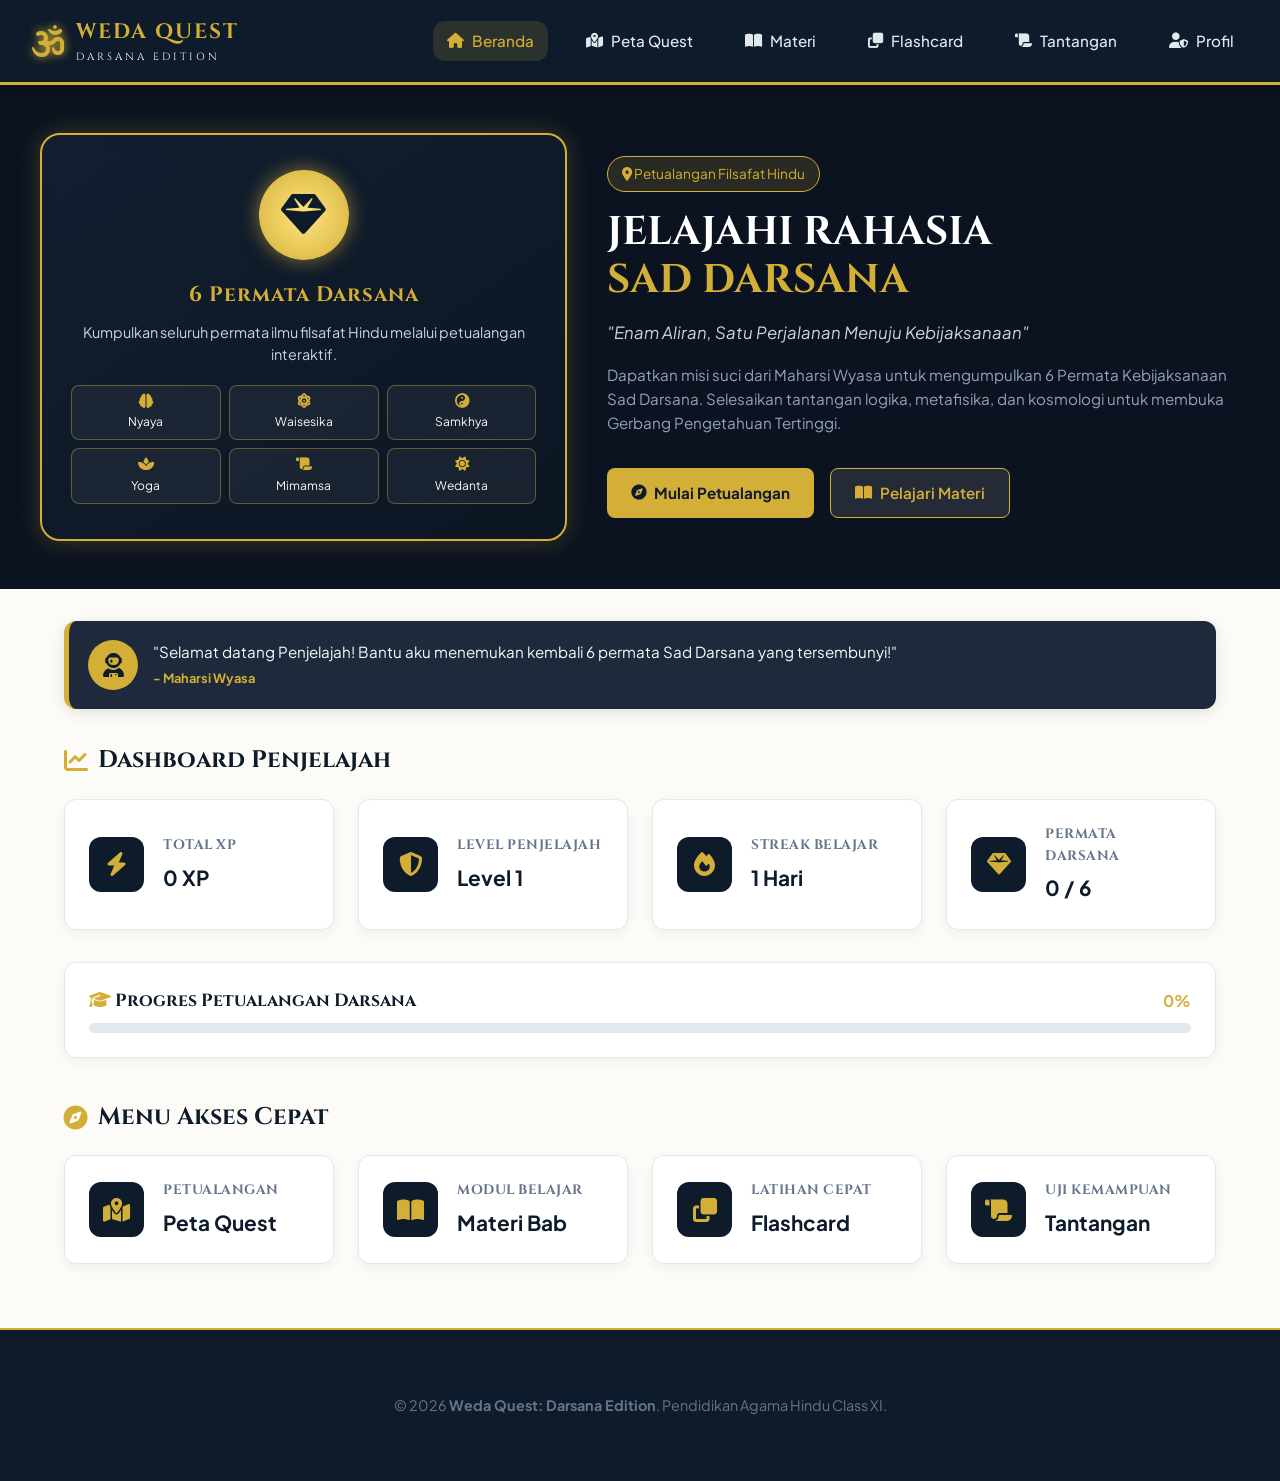
<file: AGAMA/index.html>
<!DOCTYPE html>
<html lang="id">
<head>
    <meta charset="UTF-8">
    <meta name="viewport" content="width=device-width, initial-scale=1.0">
    <title>Weda Quest: Darsana Edition</title>
    <!-- Fonts & Icons -->
    <link rel="preconnect" href="https://fonts.googleapis.com">
    <link rel="preconnect" href="https://fonts.gstatic.com" crossorigin>
    <link href="https://fonts.googleapis.com/css2?family=Cinzel:wght@600;700&family=Plus+Jakarta+Sans:wght@400;500;600;700&display=swap" rel="stylesheet">
    <link rel="stylesheet" href="https://cdnjs.cloudflare.com/ajax/libs/font-awesome/6.4.0/css/all.min.css">
    <!-- CSS -->
    <link rel="stylesheet" href="css/style.css">
    <link rel="stylesheet" href="css/responsive.css">
    <style>
        .hero {
            padding: 3rem 1.5rem;
            background: #0B1320;
        }
        
        .hero-container {
            max-width: 1200px;
            margin: 0 auto;
            display: grid;
            grid-template-columns: 1fr 1.2fr;
            gap: 2.5rem;
            align-items: center;
        }

        /* Kartu Misi Permata Sisi Kiri Hero */
        .hero-left-card {
            background: linear-gradient(145deg, rgba(20, 32, 50, 0.9), rgba(13, 22, 35, 0.95));
            border: 2px solid #D4AF37;
            border-radius: 20px;
            padding: 2.2rem 1.8rem;
            text-align: center;
            box-shadow: 0 0 25px rgba(212, 175, 55, 0.25);
            backdrop-filter: blur(8px);
        }

        .hero-left-card .icon-wrapper {
            width: 90px;
            height: 90px;
            margin: 0 auto 1.2rem;
            background: radial-gradient(circle, #FFE57F 0%, #D4AF37 100%);
            border-radius: 50%;
            display: flex;
            align-items: center;
            justify-content: center;
            font-size: 2.8rem;
            color: #0D1B2A;
            box-shadow: 0 0 20px rgba(212, 175, 55, 0.6);
        }

        .hero-left-card h3 {
            font-family: 'Cinzel', serif;
            color: #D4AF37;
            font-size: 1.3rem;
            margin-bottom: 0.6rem;
            letter-spacing: 1px;
        }

        .hero-left-card p {
            color: #CBD5E1;
            font-size: 0.9rem;
            line-height: 1.5;
            margin-bottom: 1.2rem;
        }

        .hero-badges-grid {
            display: grid;
            grid-template-columns: repeat(3, 1fr);
            gap: 8px;
        }

        .badge-item {
            background: rgba(255, 255, 255, 0.05);
            border: 1px solid rgba(212, 175, 55, 0.4);
            border-radius: 8px;
            padding: 8px 4px;
            font-size: 0.75rem;
            color: #F8FAFC;
            display: flex;
            flex-direction: column;
            align-items: center;
            gap: 4px;
        }

        .badge-item i {
            color: #D4AF37;
            font-size: 0.9rem;
        }

        /* Layout Dashboard & Menu Section */
        .dashboard-section {
            max-width: 1200px;
            margin: 2rem auto;
            padding: 0 1.5rem;
        }

        .dashboard-grid {
            display: grid;
            grid-template-columns: repeat(auto-fit, minmax(240px, 1fr));
            gap: 1.5rem;
            margin-bottom: 2rem;
        }

        /* Style Kartu Dashboard & Kartu Menu Interaktif */
        .dash-card {
            background: #FFFFFF;
            border-radius: 12px;
            border: 1px solid #E2E8F0;
            padding: 1.5rem;
            box-shadow: 0 4px 12px rgba(0,0,0,0.05);
            display: flex;
            align-items: center;
            gap: 1.2rem;
            text-decoration: none;
            transition: all 0.3s ease;
        }

        /* Efek Hover untuk Kartu Menu Navigasi */
        a.dash-card:hover {
            transform: translateY(-5px);
            border-color: #D4AF37;
            box-shadow: 0 8px 20px rgba(212, 175, 55, 0.2);
        }

        a.dash-card:hover .dash-icon {
            background: #D4AF37;
            color: #0D1B2A;
        }

        .dash-icon {
            width: 55px;
            height: 55px;
            border-radius: 12px;
            background: #0D1B2A;
            color: #D4AF37;
            display: flex;
            align-items: center;
            justify-content: center;
            font-size: 1.5rem;
            flex-shrink: 0;
            transition: all 0.3s ease;
        }

        .dash-info h4 {
            font-size: 0.85rem;
            color: #64748B;
            margin-bottom: 4px;
            text-transform: uppercase;
            letter-spacing: 0.5px;
        }

        .dash-info .dash-value {
            font-size: 1.3rem;
            font-weight: 700;
            color: #0D1B2A;
        }

        .progress-bar-bg {
            width: 100%;
            height: 10px;
            background: #E2E8F0;
            border-radius: 20px;
            overflow: hidden;
            margin-top: 8px;
        }

        .progress-bar-fill {
            height: 100%;
            background: linear-gradient(90deg, #D4AF37, #FFD700);
            border-radius: 20px;
            transition: width 0.5s ease;
        }

        @media (max-width: 850px) {
            .hero-container {
                grid-template-columns: 1fr;
            }
        }
    </style>
</head>
<body class="bg-parchment">

    <!-- Header Navbar -->
    <header class="navbar">
        <div class="nav-container">
            <a href="index.html" class="brand-logo">
                <i class="fa-solid fa-om logo-icon"></i>
                <div class="brand-text">
                    <span class="title">WEDA QUEST</span>
                    <span class="subtitle">DARSANA EDITION</span>
                </div>
            </a>
            <nav class="nav-menu" id="navMenu">
                <a href="index.html" class="nav-link active"><i class="fa-solid fa-house"></i> Beranda</a>
                <a href="peta-quest.html" class="nav-link"><i class="fa-solid fa-map-location-dot"></i> Peta Quest</a>
                <a href="materi.html" class="nav-link"><i class="fa-solid fa-book-open"></i> Materi</a>
                <a href="flashcard.html" class="nav-link"><i class="fa-solid fa-clone"></i> Flashcard</a>
                <a href="tantangan.html" class="nav-link"><i class="fa-solid fa-scroll"></i> Tantangan</a>
                <a href="profil.html" class="nav-link"><i class="fa-solid fa-user-shield"></i> Profil</a>
            </nav>
            <button class="mobile-toggle" id="mobileToggle">
                <i class="fa-solid fa-bars"></i>
            </button>
        </div>
    </header>

    <main>
        <!-- Hero Section Utama -->
        <section class="hero">
            <div class="hero-container">
                
                <!-- 📍 SISI KIRI HERO (KARTU MISI PERMATA) -->
                <div class="hero-left-wrapper">
                    <div class="hero-left-card">
                        <div class="icon-wrapper">
                            <i class="fa-solid fa-gem"></i>
                        </div>
                        <h3>6 Permata Darsana</h3>
                        <p>Kumpulkan seluruh permata ilmu filsafat Hindu melalui petualangan interaktif.</p>
                        
                        <div class="hero-badges-grid">
                            <div class="badge-item"><i class="fa-solid fa-brain"></i> Nyaya</div>
                            <div class="badge-item"><i class="fa-solid fa-atom"></i> Waisesika</div>
                            <div class="badge-item"><i class="fa-solid fa-yin-yang"></i> Samkhya</div>
                            <div class="badge-item"><i class="fa-solid fa-spa"></i> Yoga</div>
                            <div class="badge-item"><i class="fa-solid fa-scroll"></i> Mimamsa</div>
                            <div class="badge-item"><i class="fa-solid fa-sun"></i> Wedanta</div>
                        </div>
                    </div>
                </div>

                <!-- 📍 SISI KANAN HERO (TEKS UTAMA) -->
                <div class="hero-content" style="color: #FFFFFF;">
                    <span class="badge" style="background: rgba(212,175,55,0.15); color: #D4AF37; padding: 6px 14px; border-radius: 20px; font-size: 0.85rem; border: 1px solid #D4AF37; display: inline-block; margin-bottom: 1rem;">
                        <i class="fa-solid fa-location-dot"></i> Petualangan Filsafat Hindu
                    </span>
                    
                    <h1 style="font-family: 'Cinzel', serif; font-size: 2.5rem; line-height: 1.2; margin-bottom: 1rem; color: #FFFFFF;">
                        JELAJAHI RAHASIA <br><span style="color: #D4AF37;">SAD DARSANA</span>
                    </h1>
                    
                    <p style="font-style: italic; color: #CBD5E1; margin-bottom: 1rem; font-size: 1.05rem;">
                        "Enam Aliran, Satu Perjalanan Menuju Kebijaksanaan"
                    </p>
                    
                    <p style="color: #94A3B8; line-height: 1.6; margin-bottom: 2rem; font-size: 0.95rem;">
                        Dapatkan misi suci dari Maharsi Wyasa untuk mengumpulkan 6 Permata Kebijaksanaan Sad Darsana. 
                        Selesaikan tantangan logika, metafisika, dan kosmologi untuk membuka Gerbang Pengetahuan Tertinggi.
                    </p>
                    
                    <div style="display: flex; gap: 1rem; flex-wrap: wrap;">
                        <a href="peta-quest.html" class="btn btn-primary" style="background: #D4AF37; color: #0D1B2A; padding: 12px 24px; border-radius: 8px; font-weight: 700; text-decoration: none; display: inline-flex; align-items: center; gap: 8px;">
                            <i class="fa-solid fa-compass"></i> Mulai Petualangan
                        </a>
                        <a href="materi.html" class="btn btn-secondary" style="border: 1px solid #D4AF37; color: #D4AF37; padding: 12px 24px; border-radius: 8px; font-weight: 600; text-decoration: none; display: inline-flex; align-items: center; gap: 8px;">
                            <i class="fa-solid fa-book-open"></i> Pelajari Materi
                        </a>
                    </div>
                </div>

            </div>
        </section>

        <!-- Dialog Karakter Maharsi Wyasa -->
        <div style="max-width: 1200px; margin: 2rem auto 1rem; padding: 0 1.5rem;">
            <div style="background: #1E293B; border-left: 5px solid #D4AF37; border-radius: 12px; padding: 1.2rem; display: flex; align-items: center; gap: 15px; box-shadow: 0 4px 15px rgba(0,0,0,0.1);">
                <div style="width: 50px; height: 50px; background: #D4AF37; border-radius: 50%; display: flex; align-items: center; justify-content: center; font-size: 1.5rem; color: #0D1B2A; flex-shrink: 0;">
                    <i class="fa-solid fa-user-astronaut"></i>
                </div>
                <div>
                    <p style="color: #F8FAFC; margin: 0; font-size: 0.95rem;">"Selamat datang Penjelajah! Bantu aku menemukan kembali 6 permata Sad Darsana yang tersembunyi!"</p>
                    <span style="color: #D4AF37; font-size: 0.8rem; font-weight: 700;">- Maharsi Wyasa</span>
                </div>
            </div>
        </div>

        <!-- 📊 DASHBOARD STATISTIK -->
        <section class="dashboard-section">
            <h2 style="font-family: 'Cinzel', serif; color: #0D1B2A; font-size: 1.5rem; margin-bottom: 1.2rem; display: flex; align-items: center; gap: 10px;">
                <i class="fa-solid fa-chart-line" style="color: #D4AF37;"></i> Dashboard Penjelajah
            </h2>

            <div class="dashboard-grid">
                <!-- Card Total XP -->
                <div class="dash-card">
                    <div class="dash-icon"><i class="fa-solid fa-bolt"></i></div>
                    <div class="dash-info">
                        <h4>Total XP</h4>
                        <div class="dash-value" id="userXP">0 XP</div>
                    </div>
                </div>

                <!-- Card Level Penjelajah -->
                <div class="dash-card">
                    <div class="dash-icon"><i class="fa-solid fa-shield-halved"></i></div>
                    <div class="dash-info">
                        <h4>Level Penjelajah</h4>
                        <div class="dash-value" id="userLevel">Level 1</div>
                    </div>
                </div>

                <!-- Card Streak Belajar -->
                <div class="dash-card">
                    <div class="dash-icon"><i class="fa-solid fa-fire"></i></div>
                    <div class="dash-info">
                        <h4>Streak Belajar</h4>
                        <div class="dash-value" id="userStreak">1 Hari</div>
                    </div>
                </div>

                <!-- Card Permata Dikumpulkan -->
                <div class="dash-card">
                    <div class="dash-icon"><i class="fa-solid fa-gem"></i></div>
                    <div class="dash-info">
                        <h4>Permata Darsana</h4>
                        <div class="dash-value" id="gemsCount">0 / 6</div>
                    </div>
                </div>
            </div>

            <!-- Kartu Progress Kemajuan Pembelajaran -->
            <div style="background: #FFFFFF; border-radius: 12px; border: 1px solid #E2E8F0; padding: 1.5rem; box-shadow: 0 4px 12px rgba(0,0,0,0.05); margin-bottom: 2.5rem;">
                <div style="display: flex; justify-content: space-between; align-items: center; margin-bottom: 0.5rem;">
                    <h4 style="margin: 0; color: #0D1B2A; font-size: 1.1rem;"><i class="fa-solid fa-graduation-cap" style="color: #D4AF37;"></i> Progres Petualangan Darsana</h4>
                    <span id="progressPercentage" style="font-weight: 700; color: #D4AF37;">0%</span>
                </div>
                <div class="progress-bar-bg">
                    <div class="progress-bar-fill" id="progressBarFill" style="width: 0%;"></div>
                </div>
            </div>

            <!-- 🚀 KARTU AKSES MENU PETUALANGAN (AKSES CEPAT) -->
            <h2 style="font-family: 'Cinzel', serif; color: #0D1B2A; font-size: 1.5rem; margin-bottom: 1.2rem; display: flex; align-items: center; gap: 10px;">
                <i class="fa-solid fa-compass" style="color: #D4AF37;"></i> Menu Akses Cepat
            </h2>

            <div class="dashboard-grid">
                <!-- Tombol Kartu: Peta Quest -->
                <a href="peta-quest.html" class="dash-card">
                    <div class="dash-icon"><i class="fa-solid fa-map-location-dot"></i></div>
                    <div class="dash-info">
                        <h4>Petualangan</h4>
                        <div class="dash-value">Peta Quest</div>
                    </div>
                </a>

                <!-- Tombol Kartu: Materi -->
                <a href="materi.html" class="dash-card">
                    <div class="dash-icon"><i class="fa-solid fa-book-open"></i></div>
                    <div class="dash-info">
                        <h4>Modul Belajar</h4>
                        <div class="dash-value">Materi Bab</div>
                    </div>
                </a>

                <!-- Tombol Kartu: Flashcard -->
                <a href="flashcard.html" class="dash-card">
                    <div class="dash-icon"><i class="fa-solid fa-clone"></i></div>
                    <div class="dash-info">
                        <h4>Latihan Cepat</h4>
                        <div class="dash-value">Flashcard</div>
                    </div>
                </a>

                <!-- Tombol Kartu: Tantangan -->
                <a href="tantangan.html" class="dash-card">
                    <div class="dash-icon"><i class="fa-solid fa-scroll"></i></div>
                    <div class="dash-info">
                        <h4>Uji Kemampuan</h4>
                        <div class="dash-value">Tantangan</div>
                    </div>
                </a>
            </div>

        </section>

    </main>

    <!-- Footer -->
    <footer class="footer">
        <div class="footer-container" style="text-align: center; padding: 2rem 0; color: #64748B;">
            <p>&copy; 2026 <strong>Weda Quest: Darsana Edition</strong>. Pendidikan Agama Hindu Class XI.</p>
        </div>
    </footer>

    <!-- Script JavaScript -->
    <script src="js/data.js"></script>
    <script src="js/app.js"></script>
</body>
</html>
</file>
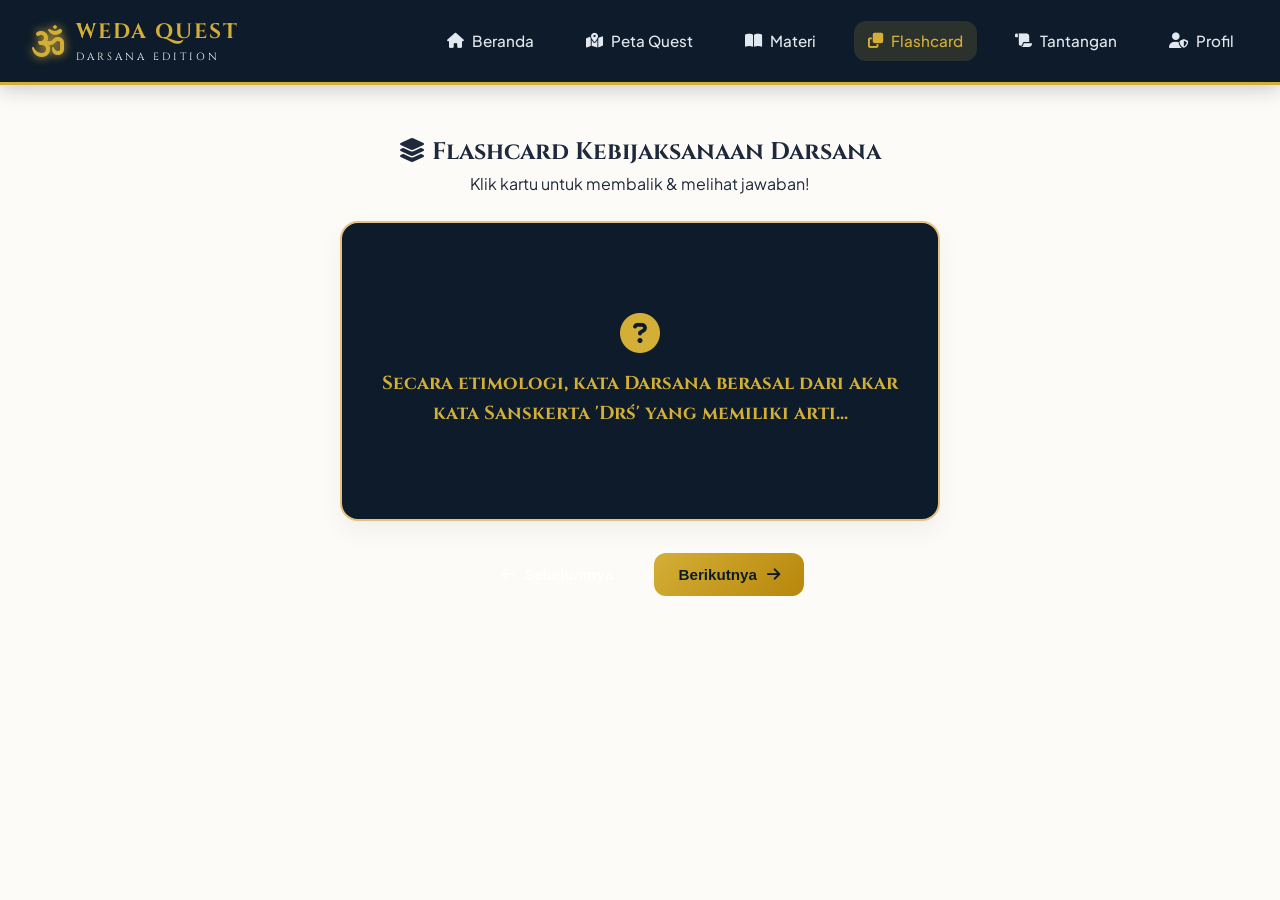
<file: AGAMA/flashcard.html>
<!DOCTYPE html>
<html lang="id">
<head>
    <meta charset="UTF-8">
    <meta name="viewport" content="width=device-width, initial-scale=1.0">
    <title>Flashcard - Weda Quest</title>
    <link href="https://fonts.googleapis.com/css2?family=Cinzel:wght@600;700&family=Plus+Jakarta+Sans:wght@400;600;700&display=swap" rel="stylesheet">
    <link rel="stylesheet" href="https://cdnjs.cloudflare.com/ajax/libs/font-awesome/6.4.0/css/all.min.css">
    <link rel="stylesheet" href="css/style.css">
    <style>
        .flashcard-wrapper { max-width: 600px; margin: 3rem auto; text-align: center; }
        .card-container { perspective: 1000px; height: 300px; cursor: pointer; margin-bottom: 2rem; }
        .card-inner { width: 100%; height: 100%; transition: transform 0.6s; transform-style: preserve-3d; position: relative; }
        .card-inner.flipped { transform: rotateY(180deg); }
        .card-front, .card-back { position: absolute; width: 100%; height: 100%; backface-visibility: hidden; border-radius: var(--radius-lg); border: 2px solid var(--border-gold); display: flex; flex-direction: column; justify-content: center; align-items: center; padding: 2rem; box-shadow: var(--shadow-soft); }
        .card-front { background: var(--secondary-dark); color: var(--primary-gold); }
        .card-back { background: #FFF; color: var(--text-dark); transform: rotateY(180deg); }
    </style>
</head>
<body class="bg-parchment">
    <header class="navbar">
        <div class="nav-container">
            <a href="index.html" class="brand-logo"><i class="fa-solid fa-om logo-icon"></i><div class="brand-text"><span class="title">WEDA QUEST</span><span class="subtitle">DARSANA EDITION</span></div></a>
            <nav class="nav-menu">
                <a href="index.html" class="nav-link"><i class="fa-solid fa-house"></i> Beranda</a>
                <a href="peta-quest.html" class="nav-link"><i class="fa-solid fa-map-location-dot"></i> Peta Quest</a>
                <a href="materi.html" class="nav-link"><i class="fa-solid fa-book-open"></i> Materi</a>
                <a href="flashcard.html" class="nav-link active"><i class="fa-solid fa-clone"></i> Flashcard</a>
                <a href="tantangan.html" class="nav-link"><i class="fa-solid fa-scroll"></i> Tantangan</a>
                <a href="profil.html" class="nav-link"><i class="fa-solid fa-user-shield"></i> Profil</a>
            </nav>
        </div>
    </header>

    <main class="flashcard-wrapper">
        <h2><i class="fa-solid fa-layer-group"></i> Flashcard Kebijaksanaan Darsana</h2>
        <p style="margin-bottom: 1.5rem;">Klik kartu untuk membalik & melihat jawaban!</p>

        <div class="card-container" onclick="this.querySelector('.card-inner').classList.toggle('flipped')">
            <div class="card-inner" id="cardInner">
                <div class="card-front">
                    <i class="fa-solid fa-circle-question" style="font-size: 2.5rem; margin-bottom: 1rem;"></i>
                    <h3 id="cardQuestion">Pertanyaan Loading...</h3>
                </div>
                <div class="card-back">
                    <i class="fa-solid fa-lightbulb" style="font-size: 2.5rem; color: var(--primary-gold); margin-bottom: 1rem;"></i>
                    <p id="cardAnswer" style="font-size: 1.1rem; font-weight: 600;">Jawaban Loading...</p>
                </div>
            </div>
        </div>

        <div style="display: flex; justify-content: center; gap: 1rem;">
            <button class="btn btn-secondary" onclick="prevCard()"><i class="fa-solid fa-arrow-left"></i> Sebelumnya</button>
            <button class="btn btn-primary" onclick="nextCard()">Berikutnya <i class="fa-solid fa-arrow-right"></i></button>
        </div>
    </main>

    <script src="js/data.js"></script>
    <script src="js/app.js"></script>
    <script>
        let currentCard = 0;
        const flashcards = DARSANA_DATA.quizBank;

        function updateCard() {
            document.getElementById('cardInner').classList.remove('flipped');
            setTimeout(() => {
                document.getElementById('cardQuestion').textContent = flashcards[currentCard].question;
                const correctIdx = flashcards[currentCard].answer;
                document.getElementById('cardAnswer').textContent = flashcards[currentCard].options[correctIdx];
            }, 200);
        }

        function nextCard() { currentCard = (currentCard + 1) % flashcards.length; updateCard(); }
        function prevCard() { currentCard = (currentCard - 1 + flashcards.length) % flashcards.length; updateCard(); }

        document.addEventListener('DOMContentLoaded', updateCard);
    </script>
</body>
</html>
</file>
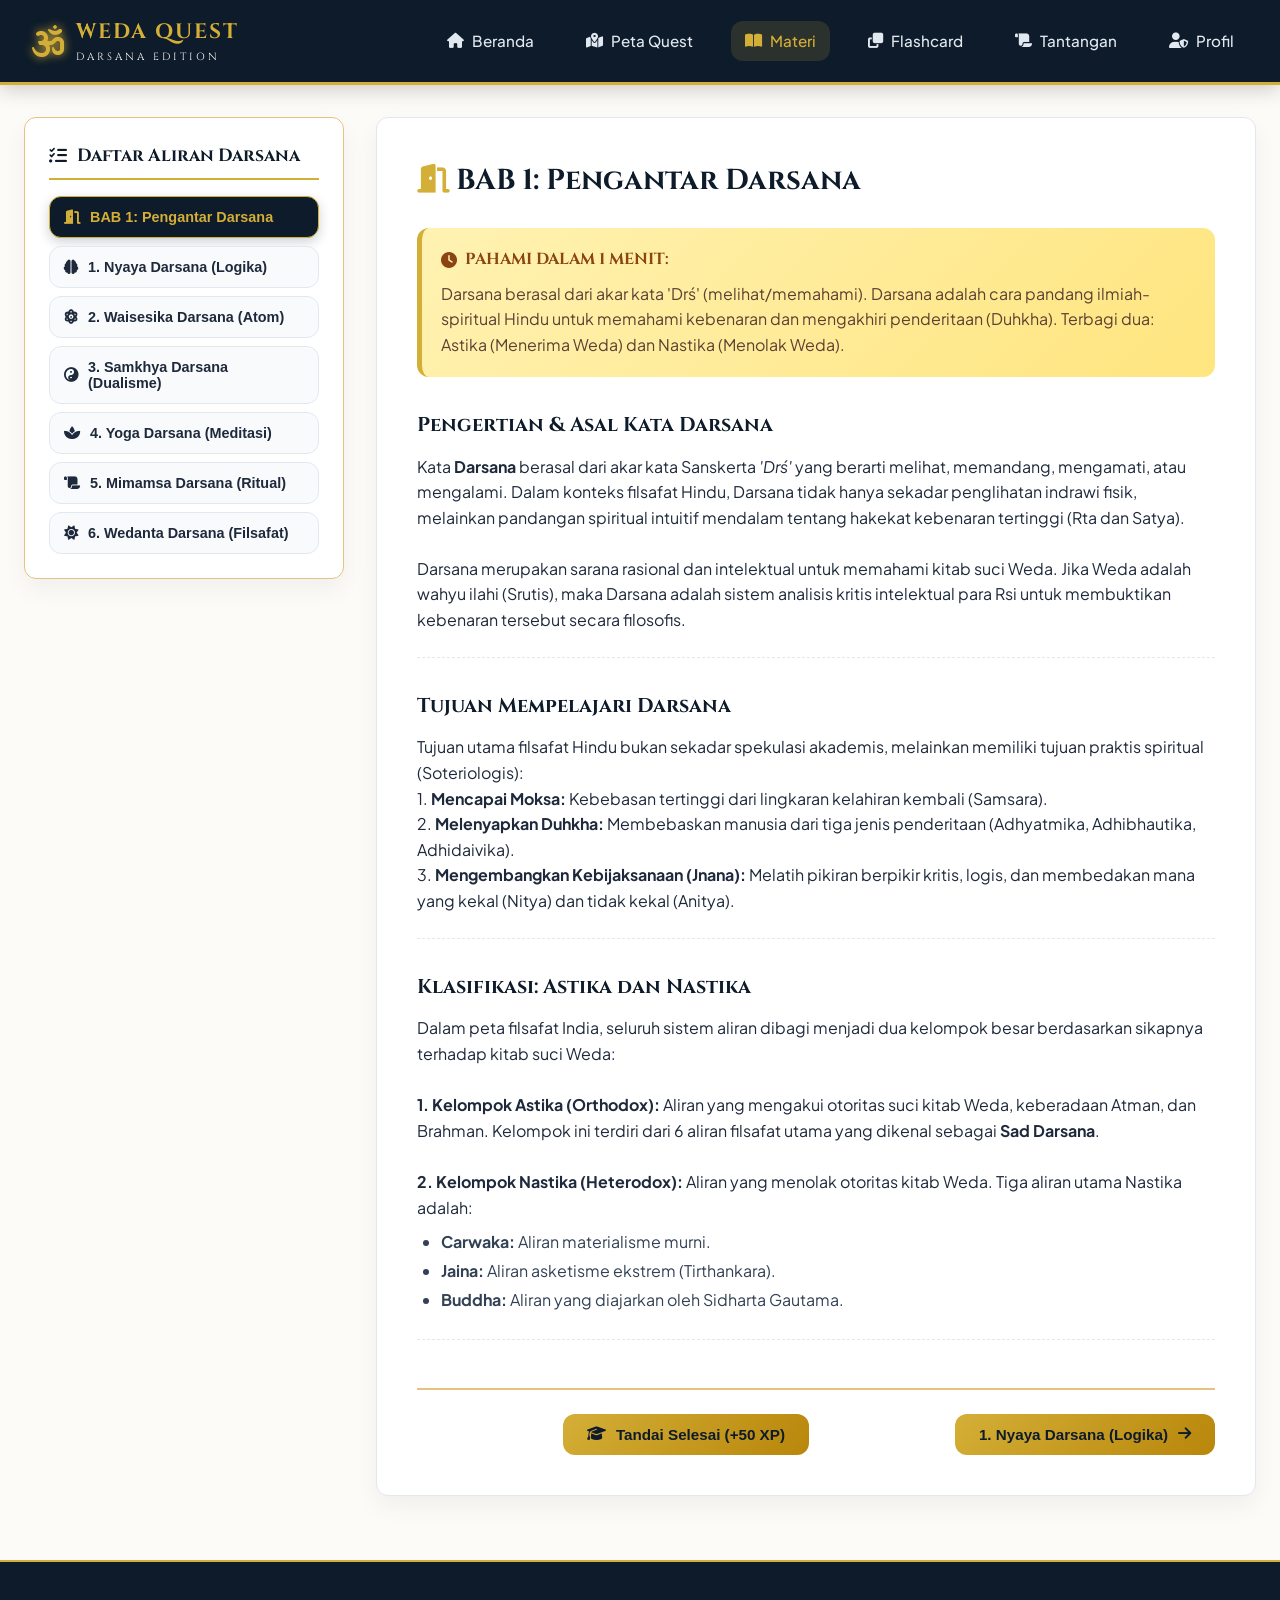
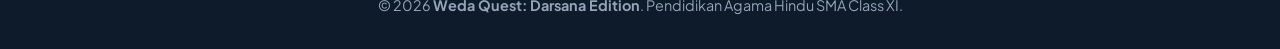
<file: AGAMA/materi.html>
<!DOCTYPE html>
<html lang="id">
<head>
    <meta charset="UTF-8">
    <meta name="viewport" content="width=device-width, initial-scale=1.0">
    <title>Materi Pembelajaran - Weda Quest: Darsana Edition</title>
    <!-- Fonts & Icons -->
    <link rel="preconnect" href="https://fonts.googleapis.com">
    <link rel="preconnect" href="https://fonts.gstatic.com" crossorigin>
    <link href="https://fonts.googleapis.com/css2?family=Cinzel:wght@600;700&family=Plus+Jakarta+Sans:wght@400;500;600;700&display=swap" rel="stylesheet">
    <link rel="stylesheet" href="https://cdnjs.cloudflare.com/ajax/libs/font-awesome/6.4.0/css/all.min.css">
    <!-- CSS -->
    <link rel="stylesheet" href="css/style.css">
    <link rel="stylesheet" href="css/responsive.css">
    <style>
        .materi-container {
            max-width: 1280px;
            margin: 2rem auto;
            padding: 0 1.5rem;
            display: grid;
            grid-template-columns: 320px 1fr;
            gap: 2rem;
        }

        .materi-sidebar {
            background: #FFFFFF;
            border-radius: var(--radius-md);
            border: 1px solid var(--border-gold);
            padding: 1.5rem;
            box-shadow: var(--shadow-soft);
            position: sticky;
            top: 90px;
            height: fit-content;
            max-height: calc(100vh - 120px);
            overflow-y: auto;
        }

        .sidebar-title {
            font-size: 1.1rem;
            color: var(--secondary-dark);
            margin-bottom: 1rem;
            padding-bottom: 0.5rem;
            border-bottom: 2px solid var(--primary-gold);
            display: flex;
            align-items: center;
            gap: 10px;
        }

        .materi-menu-list {
            list-style: none;
            display: flex;
            flex-direction: column;
            gap: 8px;
        }

        .materi-menu-btn {
            width: 100%;
            text-align: left;
            padding: 12px 14px;
            border: 1px solid #E2E8F0;
            background: #F8FAFC;
            border-radius: var(--radius-md);
            cursor: pointer;
            font-weight: 600;
            font-size: 0.9rem;
            color: var(--text-dark);
            display: flex;
            align-items: center;
            gap: 10px;
            transition: all 0.3s ease;
        }

        .materi-menu-btn:hover {
            background: rgba(212, 175, 55, 0.15);
            border-color: var(--primary-gold);
            color: var(--secondary-dark);
        }

        .materi-menu-btn.active {
            background: var(--secondary-dark);
            color: var(--primary-gold);
            border-color: var(--primary-gold);
            box-shadow: 0 4px 12px rgba(13, 27, 42, 0.2);
        }

        .materi-content-card {
            background: #FFFFFF;
            border-radius: var(--radius-md);
            border: 1px solid #E2E8F0;
            padding: 2.5rem;
            box-shadow: var(--shadow-soft);
            min-height: 500px;
        }

        .quick-1min-box {
            background: linear-gradient(135deg, #FFF2B2 0%, #FFE57F 100%);
            border-left: 5px solid var(--primary-gold);
            padding: 1.2rem;
            border-radius: var(--radius-md);
            margin-bottom: 2rem;
            color: #5C4033;
        }

        .quick-1min-box h4 {
            color: #8B4513;
            margin-bottom: 0.5rem;
            display: flex;
            align-items: center;
            gap: 8px;
        }

        .subtopic-block {
            margin-bottom: 2rem;
            padding-bottom: 1.5rem;
            border-bottom: 1px dashed #E2E8F0;
        }

        .subtopic-block h3 {
            color: var(--secondary-dark);
            margin-bottom: 0.8rem;
            font-size: 1.25rem;
        }

        .subtopic-block p, .subtopic-block ul, .subtopic-block ol {
            line-height: 1.8;
            color: #334155;
            font-size: 1rem;
        }

        .subtopic-block ul, .subtopic-block ol {
            margin-left: 1.5rem;
            margin-top: 0.5rem;
        }

        .materi-footer-nav {
            display: flex;
            justify-content: space-between;
            align-items: center;
            margin-top: 3rem;
            padding-top: 1.5rem;
            border-top: 2px solid var(--border-gold);
        }

        @media (max-width: 900px) {
            .materi-container {
                grid-template-columns: 1fr;
            }
            .materi-sidebar {
                position: static;
                max-height: none;
            }
        }
    </style>
</head>
<body class="bg-parchment">

    <!-- Header Navbar -->
    <header class="navbar">
        <div class="nav-container">
            <a href="index.html" class="brand-logo">
                <i class="fa-solid fa-om logo-icon"></i>
                <div class="brand-text">
                    <span class="title">WEDA QUEST</span>
                    <span class="subtitle">DARSANA EDITION</span>
                </div>
            </a>
            <nav class="nav-menu" id="navMenu">
                <a href="index.html" class="nav-link"><i class="fa-solid fa-house"></i> Beranda</a>
                <a href="peta-quest.html" class="nav-link"><i class="fa-solid fa-map-location-dot"></i> Peta Quest</a>
                <a href="materi.html" class="nav-link active"><i class="fa-solid fa-book-open"></i> Materi</a>
                <a href="flashcard.html" class="nav-link"><i class="fa-solid fa-clone"></i> Flashcard</a>
                <a href="tantangan.html" class="nav-link"><i class="fa-solid fa-scroll"></i> Tantangan</a>
                <a href="profil.html" class="nav-link"><i class="fa-solid fa-user-shield"></i> Profil</a>
            </nav>
            <button class="mobile-toggle" id="mobileToggle">
                <i class="fa-solid fa-bars"></i>
            </button>
        </div>
    </header>

    <!-- Main Content Area -->
    <main class="materi-container">
        <!-- Sidebar Navigasi Semua Aliran Darsana -->
        <aside class="materi-sidebar">
            <h3 class="sidebar-title"><i class="fa-solid fa-list-check"></i> Daftar Aliran Darsana</h3>
            <div class="materi-menu-list" id="materiMenuList">
                <!-- Otomatis di-render via JavaScript -->
            </div>
        </aside>

        <!-- Area Tampilan Detail Materi -->
        <section class="materi-content-card" id="materiContentDisplay">
            <!-- Isinya diisi dinamis oleh materi.js -->
        </section>
    </main>

    <!-- Footer -->
    <footer class="footer">
        <div class="footer-container">
            <p>&copy; 2026 <strong>Weda Quest: Darsana Edition</strong>. Pendidikan Agama Hindu SMA Class XI.</p>
        </div>
    </footer>

    <!-- Scripts -->
    <script src="js/data.js"></script>
    <script src="js/app.js"></script>
    <script src="js/materi.js"></script>
</body>
</html>
</file>
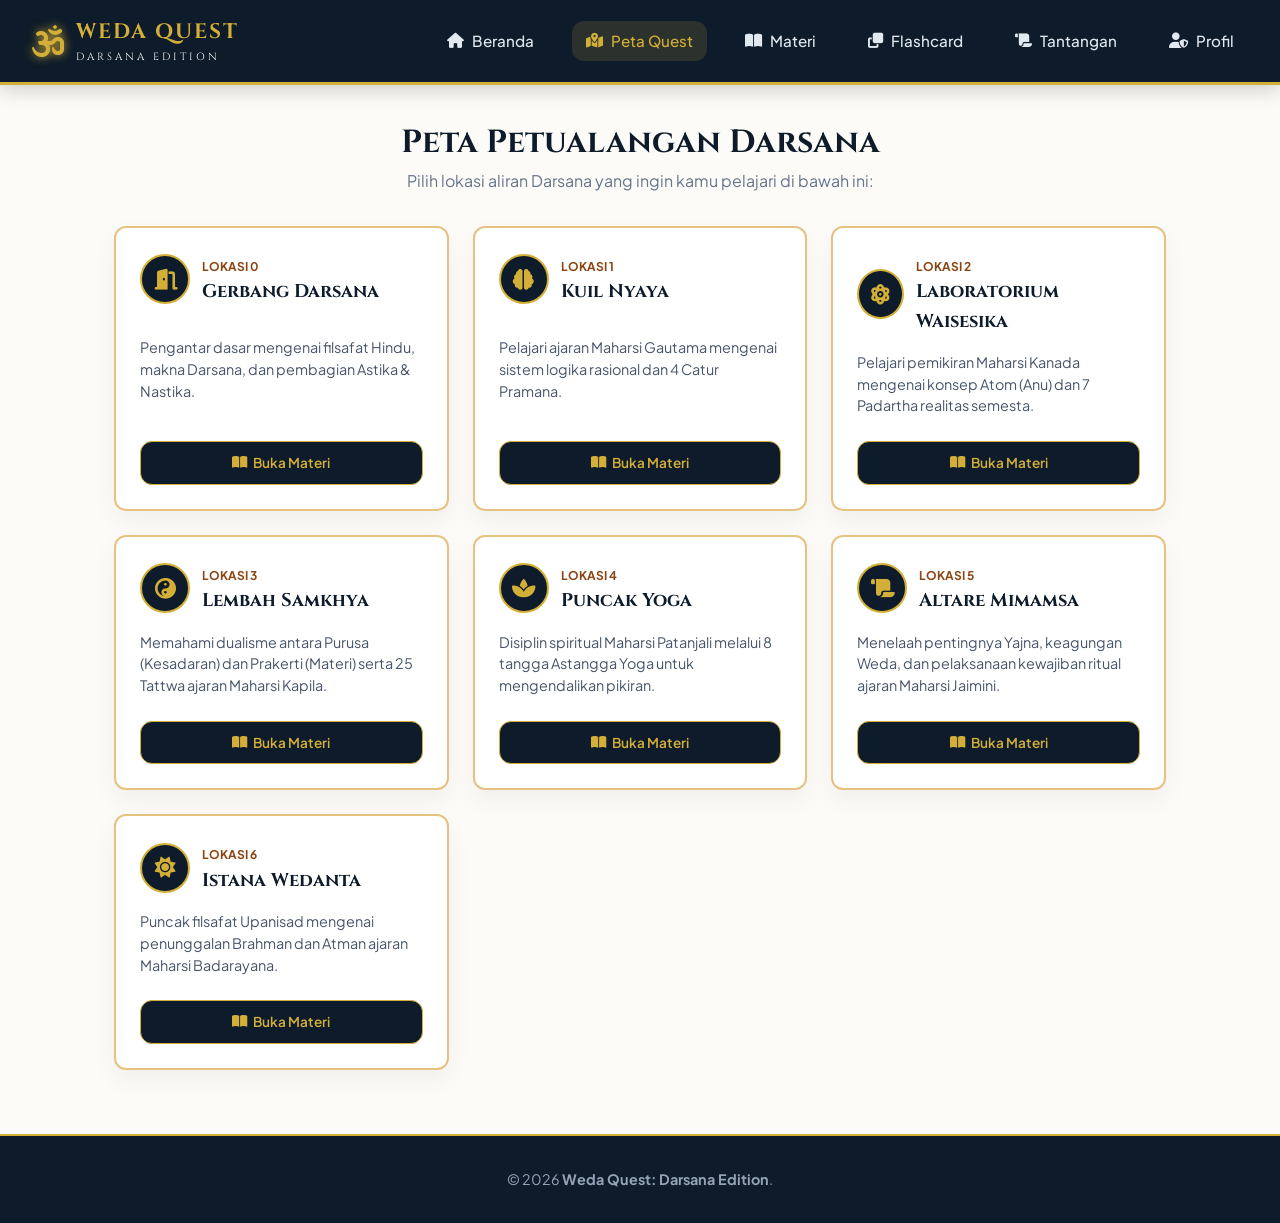
<file: AGAMA/peta-quest.html>
<!DOCTYPE html>
<html lang="id">
<head>
    <meta charset="UTF-8">
    <meta name="viewport" content="width=device-width, initial-scale=1.0">
    <title>Peta Quest - Weda Quest: Darsana Edition</title>
    <!-- Fonts & Icons -->
    <link rel="preconnect" href="https://fonts.googleapis.com">
    <link rel="preconnect" href="https://fonts.gstatic.com" crossorigin>
    <link href="https://fonts.googleapis.com/css2?family=Cinzel:wght@600;700&family=Plus+Jakarta+Sans:wght@400;500;600;700&display=swap" rel="stylesheet">
    <link rel="stylesheet" href="https://cdnjs.cloudflare.com/ajax/libs/font-awesome/6.4.0/css/all.min.css">
    <!-- CSS -->
    <link rel="stylesheet" href="css/style.css">
    <link rel="stylesheet" href="css/responsive.css">
    <style>
        .map-container {
            max-width: 1100px;
            margin: 2rem auto;
            padding: 0 1.5rem;
        }

        .map-grid {
            display: grid;
            grid-template-columns: repeat(auto-fit, minmax(300px, 1fr));
            gap: 1.5rem;
            margin-top: 2rem;
        }

        .quest-card {
            background: #FFFFFF;
            border-radius: var(--radius-md);
            border: 2px solid var(--border-gold);
            padding: 1.5rem;
            box-shadow: var(--shadow-soft);
            display: flex;
            flex-direction: column;
            justify-content: space-between;
            transition: all 0.3s ease;
            position: relative;
            overflow: hidden;
        }

        .quest-card:hover {
            transform: translateY(-5px);
            box-shadow: 0 10px 20px rgba(0,0,0,0.12);
            border-color: var(--primary-gold);
        }

        .quest-header {
            display: flex;
            align-items: center;
            gap: 12px;
            margin-bottom: 1rem;
        }

        .quest-icon {
            width: 50px;
            height: 50px;
            background: var(--secondary-dark);
            color: var(--primary-gold);
            border-radius: 50%;
            display: flex;
            align-items: center;
            justify-content: center;
            font-size: 1.3rem;
            border: 2px solid var(--primary-gold);
        }

        .quest-title {
            font-size: 1.15rem;
            color: var(--secondary-dark);
            margin: 0;
        }

        .quest-desc {
            font-size: 0.9rem;
            color: #475569;
            line-height: 1.5;
            margin-bottom: 1.5rem;
        }

        .quest-actions {
            display: flex;
            gap: 10px;
        }

        .btn-quest {
            flex: 1;
            padding: 10px;
            text-align: center;
            border-radius: var(--radius-md);
            font-weight: 600;
            font-size: 0.85rem;
            text-decoration: none;
            display: inline-flex;
            align-items: center;
            justify-content: center;
            gap: 6px;
            cursor: pointer;
            transition: all 0.2s ease;
        }

        .btn-read {
            background: var(--secondary-dark);
            color: var(--primary-gold);
            border: 1px solid var(--primary-gold);
        }

        .btn-read:hover {
            background: var(--primary-gold);
            color: var(--secondary-dark);
        }
    </style>
</head>
<body class="bg-parchment">

    <!-- Header Navbar -->
    <header class="navbar">
        <div class="nav-container">
            <a href="index.html" class="brand-logo">
                <i class="fa-solid fa-om logo-icon"></i>
                <div class="brand-text">
                    <span class="title">WEDA QUEST</span>
                    <span class="subtitle">DARSANA EDITION</span>
                </div>
            </a>
            <nav class="nav-menu" id="navMenu">
                <a href="index.html" class="nav-link"><i class="fa-solid fa-house"></i> Beranda</a>
                <a href="peta-quest.html" class="nav-link active"><i class="fa-solid fa-map-location-dot"></i> Peta Quest</a>
                <a href="materi.html" class="nav-link"><i class="fa-solid fa-book-open"></i> Materi</a>
                <a href="flashcard.html" class="nav-link"><i class="fa-solid fa-clone"></i> Flashcard</a>
                <a href="tantangan.html" class="nav-link"><i class="fa-solid fa-scroll"></i> Tantangan</a>
                <a href="profil.html" class="nav-link"><i class="fa-solid fa-user-shield"></i> Profil</a>
            </nav>
            <button class="mobile-toggle" id="mobileToggle">
                <i class="fa-solid fa-bars"></i>
            </button>
        </div>
    </header>

    <main class="map-container">
        <div style="text-align: center; margin-bottom: 2rem;">
            <h1 style="color: var(--secondary-dark); font-family: 'Cinzel', serif;">Peta Petualangan Darsana</h1>
            <p style="color: #64748B;">Pilih lokasi aliran Darsana yang ingin kamu pelajari di bawah ini:</p>
        </div>

        <div class="map-grid" id="questMapGrid">
            <!-- Lokasi 0: Pengantar -->
            <div class="quest-card">
                <div class="quest-header">
                    <div class="quest-icon"><i class="fa-solid fa-door-open"></i></div>
                    <div>
                        <span style="font-size:0.75rem; color:#8B4513; font-weight:700;">LOKASI 0</span>
                        <h3 class="quest-title">Gerbang Darsana</h3>
                    </div>
                </div>
                <p class="quest-desc">Pengantar dasar mengenai filsafat Hindu, makna Darsana, dan pembagian Astika & Nastika.</p>
                <div class="quest-actions">
                    <a href="materi.html?bab=gate" class="btn-quest btn-read"><i class="fa-solid fa-book-open"></i> Buka Materi</a>
                </div>
            </div>

            <!-- Lokasi 1: Nyaya -->
            <div class="quest-card">
                <div class="quest-header">
                    <div class="quest-icon"><i class="fa-solid fa-brain"></i></div>
                    <div>
                        <span style="font-size:0.75rem; color:#8B4513; font-weight:700;">LOKASI 1</span>
                        <h3 class="quest-title">Kuil Nyaya</h3>
                    </div>
                </div>
                <p class="quest-desc">Pelajari ajaran Maharsi Gautama mengenai sistem logika rasional dan 4 Catur Pramana.</p>
                <div class="quest-actions">
                    <a href="materi.html?bab=nyaya" class="btn-quest btn-read"><i class="fa-solid fa-book-open"></i> Buka Materi</a>
                </div>
            </div>

            <!-- Lokasi 2: Waisesika -->
            <div class="quest-card">
                <div class="quest-header">
                    <div class="quest-icon"><i class="fa-solid fa-atom"></i></div>
                    <div>
                        <span style="font-size:0.75rem; color:#8B4513; font-weight:700;">LOKASI 2</span>
                        <h3 class="quest-title">Laboratorium Waisesika</h3>
                    </div>
                </div>
                <p class="quest-desc">Pelajari pemikiran Maharsi Kanada mengenai konsep Atom (Anu) dan 7 Padartha realitas semesta.</p>
                <div class="quest-actions">
                    <a href="materi.html?bab=waisesika" class="btn-quest btn-read"><i class="fa-solid fa-book-open"></i> Buka Materi</a>
                </div>
            </div>

            <!-- Lokasi 3: Samkhya -->
            <div class="quest-card">
                <div class="quest-header">
                    <div class="quest-icon"><i class="fa-solid fa-yin-yang"></i></div>
                    <div>
                        <span style="font-size:0.75rem; color:#8B4513; font-weight:700;">LOKASI 3</span>
                        <h3 class="quest-title">Lembah Samkhya</h3>
                    </div>
                </div>
                <p class="quest-desc">Memahami dualisme antara Purusa (Kesadaran) dan Prakerti (Materi) serta 25 Tattwa ajaran Maharsi Kapila.</p>
                <div class="quest-actions">
                    <a href="materi.html?bab=samkhya" class="btn-quest btn-read"><i class="fa-solid fa-book-open"></i> Buka Materi</a>
                </div>
            </div>

            <!-- Lokasi 4: Yoga -->
            <div class="quest-card">
                <div class="quest-header">
                    <div class="quest-icon"><i class="fa-solid fa-spa"></i></div>
                    <div>
                        <span style="font-size:0.75rem; color:#8B4513; font-weight:700;">LOKASI 4</span>
                        <h3 class="quest-title">Puncak Yoga</h3>
                    </div>
                </div>
                <p class="quest-desc">Disiplin spiritual Maharsi Patanjali melalui 8 tangga Astangga Yoga untuk mengendalikan pikiran.</p>
                <div class="quest-actions">
                    <a href="materi.html?bab=yoga" class="btn-quest btn-read"><i class="fa-solid fa-book-open"></i> Buka Materi</a>
                </div>
            </div>

            <!-- Lokasi 5: Mimamsa -->
            <div class="quest-card">
                <div class="quest-header">
                    <div class="quest-icon"><i class="fa-solid fa-scroll"></i></div>
                    <div>
                        <span style="font-size:0.75rem; color:#8B4513; font-weight:700;">LOKASI 5</span>
                        <h3 class="quest-title">Altare Mimamsa</h3>
                    </div>
                </div>
                <p class="quest-desc">Menelaah pentingnya Yajna, keagungan Weda, dan pelaksanaan kewajiban ritual ajaran Maharsi Jaimini.</p>
                <div class="quest-actions">
                    <a href="materi.html?bab=mimamsa" class="btn-quest btn-read"><i class="fa-solid fa-book-open"></i> Buka Materi</a>
                </div>
            </div>

            <!-- Lokasi 6: Vedanta -->
            <div class="quest-card">
                <div class="quest-header">
                    <div class="quest-icon"><i class="fa-solid fa-sun"></i></div>
                    <div>
                        <span style="font-size:0.75rem; color:#8B4513; font-weight:700;">LOKASI 6</span>
                        <h3 class="quest-title">Istana Wedanta</h3>
                    </div>
                </div>
                <p class="quest-desc">Puncak filsafat Upanisad mengenai penunggalan Brahman dan Atman ajaran Maharsi Badarayana.</p>
                <div class="quest-actions">
                    <a href="materi.html?bab=vedanta" class="btn-quest btn-read"><i class="fa-solid fa-book-open"></i> Buka Materi</a>
                </div>
            </div>
        </div>
    </main>

    <footer class="footer">
        <div class="footer-container">
            <p>&copy; 2026 <strong>Weda Quest: Darsana Edition</strong>.</p>
        </div>
    </footer>

    <script src="js/data.js"></script>
    <script src="js/app.js"></script>
</body>
</html>
</file>
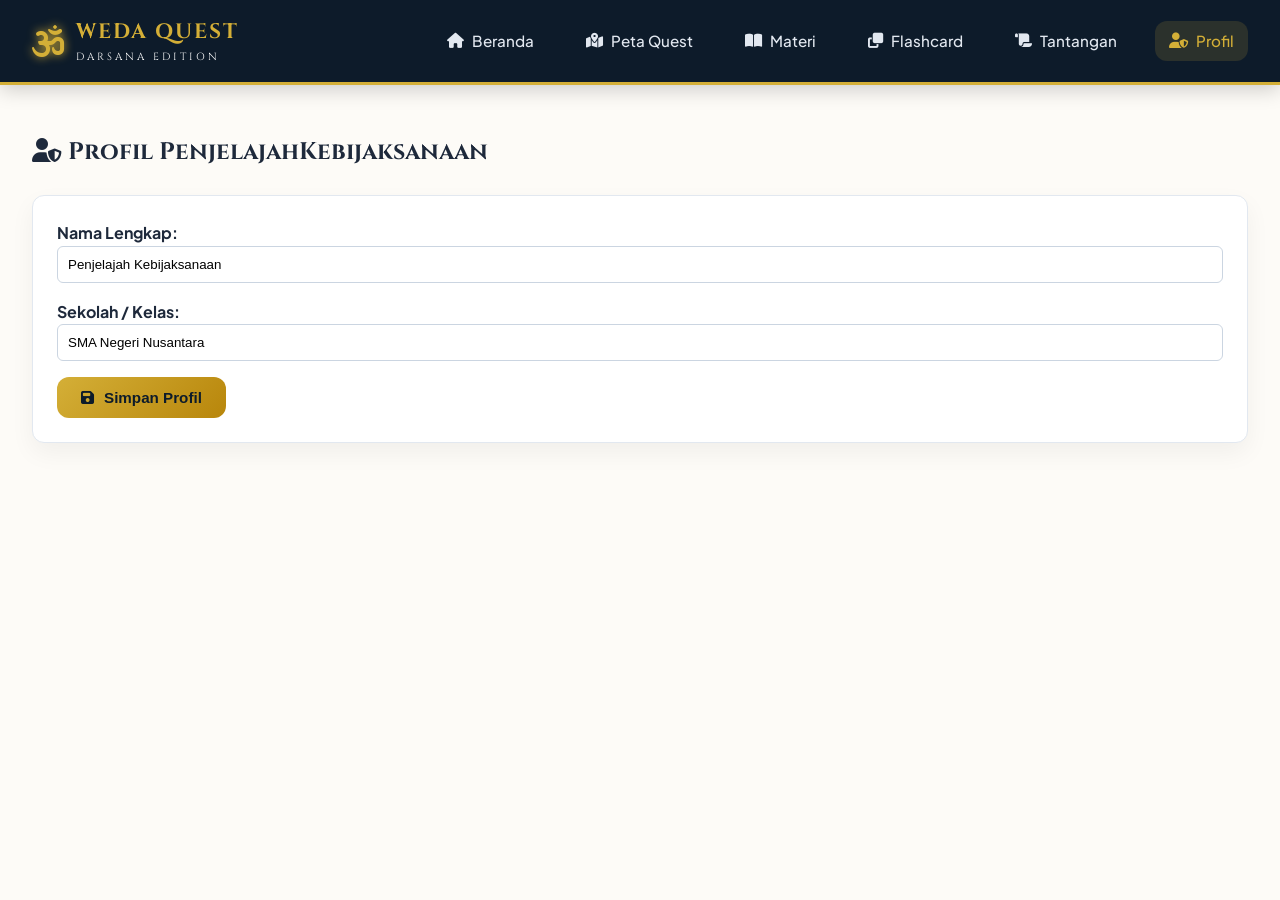
<file: AGAMA/profil.html>
<!DOCTYPE html>
<html lang="id">
<head>
    <meta charset="UTF-8">
    <meta name="viewport" content="width=device-width, initial-scale=1.0">
    <title>Profil - Weda Quest</title>
    <link href="https://fonts.googleapis.com/css2?family=Cinzel:wght@600;700&family=Plus+Jakarta+Sans:wght@400;600;700&display=swap" rel="stylesheet">
    <link rel="stylesheet" href="https://cdnjs.cloudflare.com/ajax/libs/font-awesome/6.4.0/css/all.min.css">
    <link rel="stylesheet" href="css/style.css">
</head>
<body class="bg-parchment">
    <header class="navbar">
        <div class="nav-container">
            <a href="index.html" class="brand-logo"><i class="fa-solid fa-om logo-icon"></i><div class="brand-text"><span class="title">WEDA QUEST</span><span class="subtitle">DARSANA EDITION</span></div></a>
            <nav class="nav-menu">
                <a href="index.html" class="nav-link"><i class="fa-solid fa-house"></i> Beranda</a>
                <a href="peta-quest.html" class="nav-link"><i class="fa-solid fa-map-location-dot"></i> Peta Quest</a>
                <a href="materi.html" class="nav-link"><i class="fa-solid fa-book-open"></i> Materi</a>
                <a href="flashcard.html" class="nav-link"><i class="fa-solid fa-clone"></i> Flashcard</a>
                <a href="tantangan.html" class="nav-link"><i class="fa-solid fa-scroll"></i> Tantangan</a>
                <a href="profil.html" class="nav-link active"><i class="fa-solid fa-user-shield"></i> Profil</a>
            </nav>
        </div>
    </header>

    <main class="dashboard-section">
        <h2><i class="fa-solid fa-user-shield"></i> Profil PenjelajahKebijaksanaan</h2>
        <div class="dash-card" style="margin-top: 1.5rem;">
            <form id="profileForm" onsubmit="saveProfile(event)">
                <div style="margin-bottom: 1rem;">
                    <label style="font-weight: 700;">Nama Lengkap:</label>
                    <input type="text" id="profName" style="width:100%; padding: 10px; border-radius:6px; border:1px solid #CBD5E1;" required>
                </div>
                <div style="margin-bottom: 1rem;">
                    <label style="font-weight: 700;">Sekolah / Kelas:</label>
                    <input type="text" id="profSchool" style="width:100%; padding: 10px; border-radius:6px; border:1px solid #CBD5E1;" required>
                </div>
                <button type="submit" class="btn btn-primary"><i class="fa-solid fa-floppy-disk"></i> Simpan Profil</button>
            </form>
        </div>
    </main>

    <script src="js/data.js"></script>
    <script src="js/app.js"></script>
    <script>
        document.addEventListener('DOMContentLoaded', () => {
            document.getElementById('profName').value = appState.userProfile.name;
            document.getElementById('profSchool').value = appState.userProfile.school;
        });

        function saveProfile(e) {
            e.preventDefault();
            appState.userProfile.name = document.getElementById('profName').value;
            appState.userProfile.school = document.getElementById('profSchool').value;
            saveAppState();
            alert("✅ Profil berhasil diperbarui!");
        }
    </script>
</body>
</html>
</file>
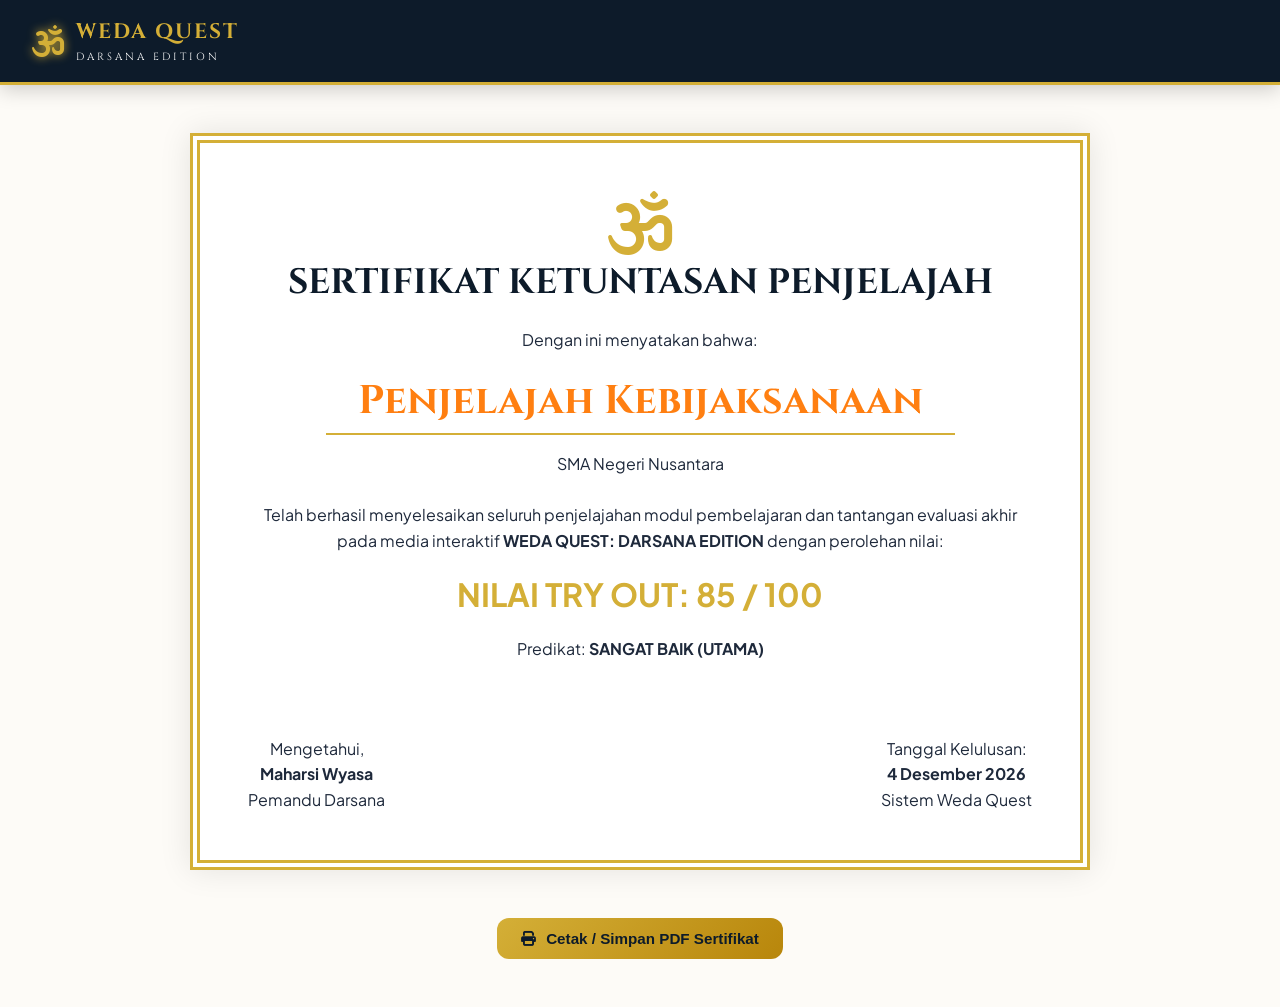
<file: AGAMA/sertifikat.html>
<!DOCTYPE html>
<html lang="id">
<head>
    <meta charset="UTF-8">
    <meta name="viewport" content="width=device-width, initial-scale=1.0">
    <title>Sertifikat - Weda Quest</title>
    <link href="https://fonts.googleapis.com/css2?family=Cinzel:wght@600;700&family=Plus+Jakarta+Sans:wght@400;600;700&display=swap" rel="stylesheet">
    <link rel="stylesheet" href="https://cdnjs.cloudflare.com/ajax/libs/font-awesome/6.4.0/css/all.min.css">
    <link rel="stylesheet" href="css/style.css">
    <style>
        .cert-border { max-width: 900px; margin: 3rem auto; padding: 3rem; background: #FFF; border: 10px double var(--primary-gold); text-align: center; box-shadow: 0 0 30px rgba(0,0,0,0.1); position: relative; }
        .cert-title { font-size: 2.2rem; color: var(--secondary-dark); margin-bottom: 1rem; }
        .cert-name { font-size: 2.5rem; color: var(--primary-saffron); border-bottom: 2px solid var(--primary-gold); display: inline-block; padding: 0 2rem; margin: 1rem 0; }
        @media print { .navbar, .no-print { display: none; } .cert-border { border: 5px solid #000; box-shadow: none; } }
    </style>
</head>
<body class="bg-parchment">
    <header class="navbar no-print">
        <div class="nav-container">
            <a href="index.html" class="brand-logo"><i class="fa-solid fa-om logo-icon"></i><div class="brand-text"><span class="title">WEDA QUEST</span><span class="subtitle">DARSANA EDITION</span></div></a>
        </div>
    </header>

    <div class="cert-border">
        <i class="fa-solid fa-om" style="font-size: 4rem; color: var(--primary-gold);"></i>
        <h1 class="cert-title">SERTIFIKAT KETUNTASAN PENJELAJAH</h1>
        <p>Dengan ini menyatakan bahwa:</p>
        <h2 class="cert-name" id="certName">Nama Siswa</h2>
        <p id="certSchool">SMA Negeri 1 Penjelajah</p>
        <br>
        <p>Telah berhasil menyelesaikan seluruh penjelajahan modul pembelajaran dan tantangan evaluasi akhir pada media interaktif <strong>WEDA QUEST: DARSANA EDITION</strong> dengan perolehan nilai:</p>
        <div style="font-size: 2rem; font-weight: 700; color: var(--primary-gold); margin: 1rem 0;" id="certScore">NILAI: 100 / 100</div>
        <p>Predikat: <strong id="certPredikat">SANGAT BAIK (UTAMA)</strong></p>
        <br>
        <div style="display: flex; justify-content: space-between; margin-top: 3rem;">
            <div>
                <p>Mengetahui,</p>
                <strong>Maharsi Wyasa</strong>
                <p>Pemandu Darsana</p>
            </div>
            <div>
                <p>Tanggal Kelulusan:</p>
                <strong id="certDate">30 September 2026</strong>
                <p>Sistem Weda Quest</p>
            </div>
        </div>
    </div>

    <div class="no-print" style="text-align: center; margin-bottom: 3rem;">
        <button class="btn btn-primary" onclick="window.print()"><i class="fa-solid fa-print"></i> Cetak / Simpan PDF Sertifikat</button>
    </div>

    <script src="js/data.js"></script>
    <script src="js/app.js"></script>
    <script>
        document.addEventListener('DOMContentLoaded', () => {
            document.getElementById('certName').textContent = appState.userProfile.name;
            document.getElementById('certSchool').textContent = appState.userProfile.school;
            const score = appState.quizHistory.tryoutScore || 85;
            document.getElementById('certScore').textContent = `NILAI TRY OUT: ${score} / 100`;
            document.getElementById('certDate').textContent = new Date().toLocaleDateString('id-ID', { year: 'numeric', month: 'long', day: 'numeric' });
        });
    </script>
</body>
</html>
</file>
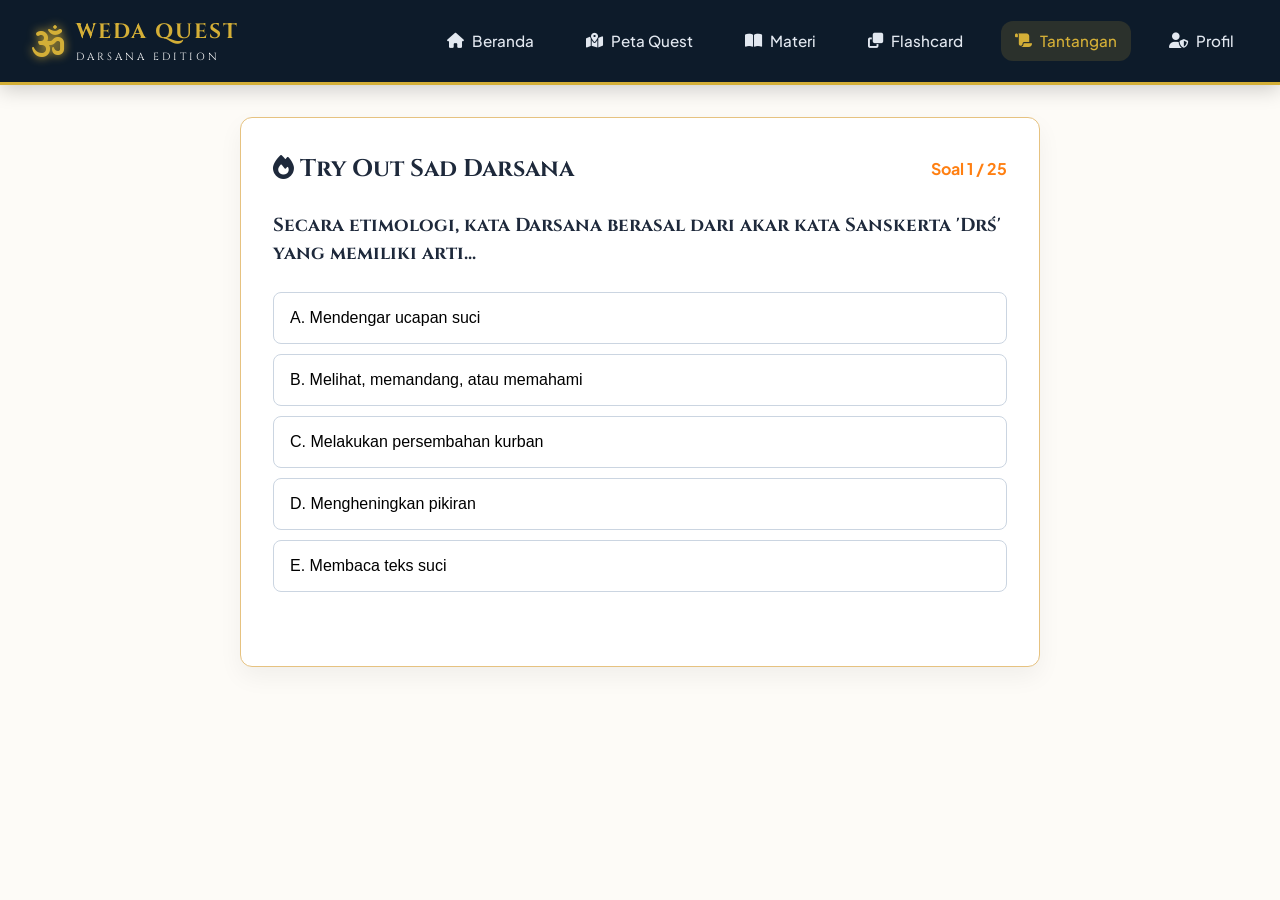
<file: AGAMA/tantangan.html>
<!DOCTYPE html>
<html lang="id">
<head>
    <meta charset="UTF-8">
    <meta name="viewport" content="width=device-width, initial-scale=1.0">
    <title>Tantangan - Weda Quest</title>
    <link href="https://fonts.googleapis.com/css2?family=Cinzel:wght@600;700&family=Plus+Jakarta+Sans:wght@400;600;700&display=swap" rel="stylesheet">
    <link rel="stylesheet" href="https://cdnjs.cloudflare.com/ajax/libs/font-awesome/6.4.0/css/all.min.css">
    <link rel="stylesheet" href="css/style.css">
    <style>
        .quiz-container { max-width: 800px; margin: 2rem auto; background: #FFF; border-radius: var(--radius-md); border: 1px solid var(--border-gold); padding: 2rem; box-shadow: var(--shadow-soft); }
        .option-btn { width: 100%; text-align: left; padding: 1rem; margin-bottom: 10px; border: 1px solid #CBD5E1; border-radius: 8px; background: #FFF; cursor: pointer; font-size: 1rem; transition: all 0.2s; }
        .option-btn:hover { background: #FFF2B2; border-color: var(--primary-gold); }
        .option-btn.correct { background: #D1FAE5; border-color: #10B981; }
        .option-btn.wrong { background: #FEE2E2; border-color: #EF4444; }
    </style>
</head>
<body class="bg-parchment">
    <header class="navbar">
        <div class="nav-container">
            <a href="index.html" class="brand-logo"><i class="fa-solid fa-om logo-icon"></i><div class="brand-text"><span class="title">WEDA QUEST</span><span class="subtitle">DARSANA EDITION</span></div></a>
            <nav class="nav-menu">
                <a href="index.html" class="nav-link"><i class="fa-solid fa-house"></i> Beranda</a>
                <a href="peta-quest.html" class="nav-link"><i class="fa-solid fa-map-location-dot"></i> Peta Quest</a>
                <a href="materi.html" class="nav-link"><i class="fa-solid fa-book-open"></i> Materi</a>
                <a href="flashcard.html" class="nav-link"><i class="fa-solid fa-clone"></i> Flashcard</a>
                <a href="tantangan.html" class="nav-link active"><i class="fa-solid fa-scroll"></i> Tantangan</a>
                <a href="profil.html" class="nav-link"><i class="fa-solid fa-user-shield"></i> Profil</a>
            </nav>
        </div>
    </header>

    <main class="quiz-container">
        <div style="display: flex; justify-content: space-between; align-items: center; margin-bottom: 1.5rem;">
            <h2><i class="fa-solid fa-fire"></i> Try Out Sad Darsana</h2>
            <span id="quizProgress" style="font-weight: 700; color: var(--primary-saffron);">Soal 1 / 25</span>
        </div>

        <h3 id="quizQuestion" style="margin-bottom: 1.5rem; line-height: 1.5;">Pertanyaan...</h3>
        <div id="quizOptions"></div>
        
        <div id="quizExplanation" style="display: none; margin-top: 1.5rem; padding: 1rem; background: #F8FAFC; border-left: 4px solid var(--accent-cyan); border-radius: 6px;"></div>

        <div style="margin-top: 2rem; text-align: right;">
            <button id="nextBtn" class="btn btn-primary" onclick="nextQuestion()" style="display: none;">Soal Berikutnya <i class="fa-solid fa-arrow-right"></i></button>
        </div>
    </main>

    <script src="js/data.js"></script>
    <script src="js/app.js"></script>
    <script>
        let qIndex = 0;
        let score = 0;
        const questions = DARSANA_DATA.quizBank.slice(0, 25);

        function renderQuestion() {
            const q = questions[qIndex];
            document.getElementById('quizProgress').textContent = `Soal ${qIndex + 1} / ${questions.length}`;
            document.getElementById('quizQuestion').textContent = q.question;
            document.getElementById('quizExplanation').style.display = 'none';
            document.getElementById('nextBtn').style.display = 'none';

            const opts = document.getElementById('quizOptions');
            opts.innerHTML = '';
            q.options.forEach((opt, idx) => {
                const btn = document.createElement('button');
                btn.className = 'option-btn';
                btn.textContent = opt;
                btn.onclick = () => checkAnswer(idx, q.answer, q.explanation);
                opts.appendChild(btn);
            });
        }

        function checkAnswer(selected, correct, exp) {
            const btns = document.querySelectorAll('.option-btn');
            btns.forEach((btn, i) => {
                btn.disabled = true;
                if(i === correct) btn.classList.add('correct');
                if(i === selected && selected !== correct) btn.classList.add('wrong');
            });
            if(selected === correct) score += 4;
            
            const expBox = document.getElementById('quizExplanation');
            expBox.innerHTML = `<strong><i class="fa-solid fa-circle-info"></i> Pembahasan:</strong> ${exp}`;
            expBox.style.display = 'block';
            document.getElementById('nextBtn').style.display = 'inline-flex';
        }

        function nextQuestion() {
            qIndex++;
            if(qIndex < questions.length) {
                renderQuestion();
            } else {
                addXP(score * 2);
                appState.quizHistory.tryoutScore = score;
                saveAppState();
                alert(`🏁 Try Out Selesai!\nNilai Akhir Anda: ${score}/100\nAnda mendapatkan +${score*2} XP!`);
                window.location.href = 'sertifikat.html';
            }
        }

        document.addEventListener('DOMContentLoaded', renderQuestion);
    </script>
</body>
</html>
</file>
<file: AGAMA/css/style.css>
/* ==========================================================================
   WEDA QUEST: DARSANA EDITION - MAIN STYLESHEET
   ========================================================================== */

:root {
    --primary-gold: #D4AF37;
    --primary-gold-light: #FFF2B2;
    --primary-saffron: #FF7F11;
    --secondary-dark: #0D1B2A;
    --secondary-blue: #1B263B;
    --accent-cyan: #00B4D8;
    --bg-parchment: #FDFBF7;
    --text-dark: #1E293B;
    --text-muted: #64748B;
    --card-bg: #FFFFFF;
    --border-gold: #E6C280;
    --shadow-soft: 0 10px 25px rgba(0, 0, 0, 0.05);
    --shadow-glow: 0 0 15px rgba(212, 175, 55, 0.4);
    --radius-md: 12px;
    --radius-lg: 18px;
    --font-heading: 'Cinzel', serif;
    --font-body: 'Plus Jakarta Sans', sans-serif;
}

* {
    margin: 0;
    padding: 0;
    box-sizing: border-box;
}

body {
    font-family: var(--font-body);
    background-color: var(--bg-parchment);
    color: var(--text-dark);
    line-height: 1.6;
    overflow-x: hidden;
}

/* Typography Rules */
h1, h2, h3, h4, .brand-text {
    font-family: var(--font-heading);
}

a {
    text-decoration: none;
    color: inherit;
    transition: all 0.3s ease;
}

/* Navbar Component */
.navbar {
    background-color: var(--secondary-dark);
    border-bottom: 3px solid var(--primary-gold);
    position: sticky;
    top: 0;
    z-index: 1000;
    box-shadow: 0 4px 20px rgba(0,0,0,0.2);
}

.nav-container {
    max-width: 1280px;
    margin: 0 auto;
    padding: 1rem 2rem;
    display: flex;
    justify-content: space-between;
    align-items: center;
}

.brand-logo {
    display: flex;
    align-items: center;
    gap: 12px;
    color: var(--primary-gold);
}

.logo-icon {
    font-size: 2rem;
    text-shadow: 0 0 10px var(--primary-gold);
}

.brand-text {
    display: flex;
    flex-direction: column;
}

.brand-text .title {
    font-size: 1.3rem;
    font-weight: 700;
    letter-spacing: 2px;
    color: var(--primary-gold);
}

.brand-text .subtitle {
    font-size: 0.65rem;
    letter-spacing: 3px;
    color: #FFF;
}

.nav-menu {
    display: flex;
    gap: 1.5rem;
}

.nav-link {
    color: #E2E8F0;
    font-size: 0.95rem;
    font-weight: 500;
    padding: 8px 14px;
    border-radius: var(--radius-md);
    display: flex;
    align-items: center;
    gap: 8px;
}

.nav-link:hover, .nav-link.active {
    color: var(--primary-gold);
    background-color: rgba(212, 175, 55, 0.15);
}

.mobile-toggle {
    display: none;
    background: none;
    border: none;
    color: var(--primary-gold);
    font-size: 1.8rem;
    cursor: pointer;
}

/* Hero Section */
.hero-section {
    position: relative;
    max-width: 1280px;
    margin: 2rem auto;
    padding: 3rem 2rem;
    display: grid;
    grid-template-columns: 1.2fr 0.8fr;
    gap: 3rem;
    align-items: center;
    background: linear-gradient(135deg, #1B263B 0%, #0D1B2A 100%);
    border-radius: var(--radius-lg);
    border: 2px solid var(--border-gold);
    color: #FFF;
    overflow: hidden;
}

.badge-tag {
    display: inline-block;
    background: rgba(212, 175, 55, 0.2);
    color: var(--primary-gold);
    border: 1px solid var(--primary-gold);
    padding: 6px 16px;
    border-radius: 50px;
    font-size: 0.85rem;
    font-weight: 600;
    margin-bottom: 1rem;
}

.hero-title {
    font-size: 2.8rem;
    color: var(--primary-gold);
    margin-bottom: 0.5rem;
    line-height: 1.2;
}

.hero-subtitle {
    font-size: 1.2rem;
    color: #CBD5E1;
    font-style: italic;
    margin-bottom: 1.5rem;
}

.hero-story {
    font-size: 1rem;
    color: #E2E8F0;
    margin-bottom: 2rem;
}

.hero-actions {
    display: flex;
    gap: 1rem;
}

/* Buttons */
.btn {
    padding: 12px 24px;
    border-radius: var(--radius-md);
    font-weight: 600;
    font-size: 0.95rem;
    cursor: pointer;
    display: inline-flex;
    align-items: center;
    gap: 10px;
    border: none;
}

.btn-primary {
    background: linear-gradient(135deg, var(--primary-gold) 0%, #B8860B 100%);
    color: var(--secondary-dark);
}

.btn-primary:hover {
    transform: translateY(-2px);
    box-shadow: var(--shadow-glow);
}

.btn-secondary {
    background: rgba(255, 255, 255, 0.1);
    color: #FFF;
    border: 1px solid rgba(255, 255, 255, 0.2);
}

.btn-secondary:hover {
    background: rgba(255, 255, 255, 0.2);
}

/* Wyasa Guide & Gems Illustration */
.hero-illustration {
    display: flex;
    flex-direction: column;
    align-items: center;
    gap: 2rem;
}

.wyasa-guide {
    background: rgba(255, 255, 255, 0.05);
    border: 1px solid var(--border-gold);
    padding: 1.5rem;
    border-radius: var(--radius-md);
    display: flex;
    align-items: center;
    gap: 1.5rem;
    backdrop-filter: blur(5px);
}

.avatar-frame {
    width: 70px;
    height: 70px;
    border-radius: 50%;
    background: var(--primary-gold);
    display: flex;
    justify-content: center;
    align-items: center;
    font-size: 2rem;
    color: var(--secondary-dark);
    box-shadow: 0 0 15px var(--primary-gold);
}

.speech-bubble {
    font-size: 0.9rem;
    color: #F1F5F9;
}

.speech-bubble .guide-name {
    display: block;
    margin-top: 5px;
    color: var(--primary-gold);
    font-weight: 700;
}

.gems-hex-grid {
    display: flex;
    gap: 15px;
}

.gem-slot {
    width: 50px;
    height: 50px;
    border-radius: 12px;
    background: rgba(255, 255, 255, 0.1);
    border: 1px solid rgba(255, 255, 255, 0.2);
    display: flex;
    justify-content: center;
    align-items: center;
    font-size: 1.5rem;
    cursor: pointer;
    transition: all 0.3s ease;
}

.gem-slot:hover {
    transform: scale(1.15);
}

/* Gem Colors */
.gem-icon.nyaya { color: #00B4D8; filter: drop-shadow(0 0 5px #00B4D8); }
.gem-icon.waisesika { color: #52B788; filter: drop-shadow(0 0 5px #52B788); }
.gem-icon.samkhya { color: #9D4EDD; filter: drop-shadow(0 0 5px #9D4EDD); }
.gem-icon.yoga { color: #FF9E00; filter: drop-shadow(0 0 5px #FF9E00); }
.gem-icon.mimamsa { color: #E63946; filter: drop-shadow(0 0 5px #E63946); }
.gem-icon.vedanta { color: #48CAE4; filter: drop-shadow(0 0 5px #48CAE4); }

/* Dashboard Section */
.dashboard-section {
    max-width: 1280px;
    margin: 3rem auto;
    padding: 0 2rem;
}

.section-header {
    margin-bottom: 2rem;
}

.section-header h2 {
    font-size: 1.8rem;
    color: var(--secondary-dark);
}

.dashboard-grid {
    display: grid;
    grid-template-columns: repeat(3, 1fr);
    gap: 1.5rem;
}

.dash-card {
    background: var(--card-bg);
    border-radius: var(--radius-md);
    padding: 1.5rem;
    border: 1px solid #E2E8F0;
    box-shadow: var(--shadow-soft);
}

.user-card {
    display: flex;
    gap: 1rem;
    align-items: center;
}

.user-avatar-wrapper {
    position: relative;
}

.avatar-circle {
    width: 65px;
    height: 65px;
    border-radius: 50%;
    background: var(--secondary-dark);
    color: var(--primary-gold);
    display: flex;
    justify-content: center;
    align-items: center;
    font-size: 1.8rem;
    border: 2px solid var(--primary-gold);
}

.level-badge {
    position: absolute;
    bottom: -5px;
    right: -5px;
    background: var(--primary-saffron);
    color: #FFF;
    font-size: 0.7rem;
    font-weight: 700;
    padding: 2px 8px;
    border-radius: 10px;
}

.user-info {
    flex-grow: 1;
}

.xp-bar-container {
    margin-top: 10px;
}

.xp-bar-info {
    display: flex;
    justify-content: space-between;
    font-size: 0.8rem;
    margin-bottom: 4px;
    font-weight: 600;
}

.xp-progress-outer {
    height: 10px;
    background: #E2E8F0;
    border-radius: 10px;
    overflow: hidden;
}

.xp-progress-inner {
    height: 100%;
    background: linear-gradient(90deg, var(--primary-gold), var(--primary-saffron));
    transition: width 0.5s ease;
}

/* Quick Access Cards */
.quick-access-section {
    max-width: 1280px;
    margin: 3rem auto;
    padding: 0 2rem;
}

.quick-grid {
    display: grid;
    grid-template-columns: repeat(4, 1fr);
    gap: 1.5rem;
}

.quick-card {
    background: var(--card-bg);
    padding: 1.5rem;
    border-radius: var(--radius-md);
    border: 1px solid #E2E8F0;
    display: flex;
    align-items: center;
    gap: 1rem;
    box-shadow: var(--shadow-soft);
    transition: all 0.3s ease;
}

.quick-card:hover {
    transform: translateY(-5px);
    border-color: var(--primary-gold);
}

.icon-box {
    width: 50px;
    height: 50px;
    border-radius: 12px;
    display: flex;
    justify-content: center;
    align-items: center;
    font-size: 1.4rem;
    color: #FFF;
}

.bg-gold { background: var(--primary-gold); }
.bg-blue { background: var(--accent-cyan); }
.bg-purple { background: #9D4EDD; }
.bg-red { background: #E63946; }

/* ==========================================
   STYLING GAMBAR HERO (SISI KIRI)
   ========================================== */
.hero-container {
    display: grid;
    grid-template-columns: 1fr 1fr; /* Membagi hero menjadi 2 kolom (kiri & kanan) */
    align-items: center;
    gap: 2rem;
}

.hero-image {
    display: flex;
    justify-content: center;
    align-items: center;
    padding: 1rem;
}

.hero-img {
    width: 100%;
    max-width: 380px; /* Ukuran maksimal gambar */
    height: auto;
    object-fit: contain;
    filter: drop-shadow(0 0 20px rgba(212, 175, 55, 0.4)); /* Bayangan emas */
    transition: transform 0.3s ease;
}

.hero-img:hover {
    transform: scale(1.03);
}

/* Penyesuaian untuk layar HP/Tablet agar gambar tetap rapi */
@media (max-width: 768px) {
    .hero-container {
        grid-template-columns: 1fr; /* Jadi 1 kolom di HP */
    }
}

/* Footer */
.footer {
    background: var(--secondary-dark);
    color: #94A3B8;
    text-align: center;
    padding: 2rem;
    margin-top: 4rem;
    border-top: 2px solid var(--primary-gold);
    font-size: 0.9rem;
}
</file>
<file: AGAMA/css/responsive.css>
/* Responsive Design Breakpoints */

@media (max-width: 1024px) {
    .hero-section {
        grid-template-columns: 1fr;
        text-align: center;
    }

    .hero-actions {
        justify-content: center;
    }

    .dashboard-grid {
        grid-template-columns: 1fr;
    }

    .quick-grid {
        grid-template-columns: repeat(2, 1fr);
    }
}

@media (max-width: 768px) {
    .nav-menu {
        display: none;
        position: absolute;
        top: 100%;
        left: 0;
        width: 100%;
        background: var(--secondary-dark);
        flex-direction: column;
        padding: 1rem;
        border-bottom: 2px solid var(--primary-gold);
    }

    .nav-menu.active {
        display: flex;
    }

    .mobile-toggle {
        display: block;
    }

    .quick-grid {
        grid-template-columns: 1fr;
    }

    .hero-title {
        font-size: 2rem;
    }
}
</file>
